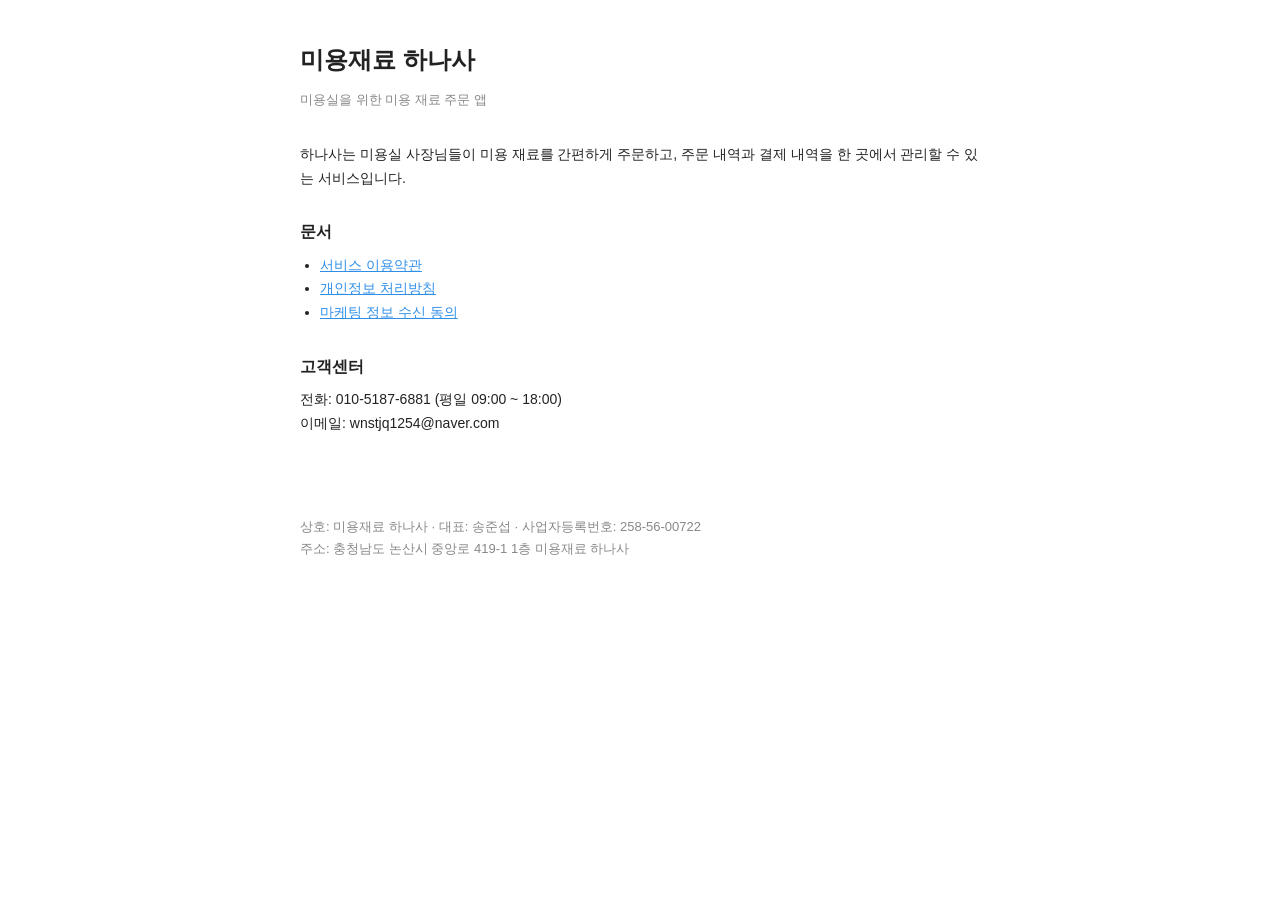
<file: index.html>
<!doctype html>
<html lang="ko">
  <head>
    <meta charset="utf-8" />
    <meta name="viewport" content="width=device-width, initial-scale=1" />
    <title>미용재료 하나사</title>
    <link rel="stylesheet" href="style.css" />
  </head>
  <body>
    <main>
      <h1>미용재료 하나사</h1>
      <p class="meta">미용실을 위한 미용 재료 주문 앱</p>
      <p>
        하나사는 미용실 사장님들이 미용 재료를 간편하게 주문하고, 주문 내역과 결제
        내역을 한 곳에서 관리할 수 있는 서비스입니다.
      </p>
      <h2>문서</h2>
      <ul>
        <li><a href="terms.html">서비스 이용약관</a></li>
        <li><a href="privacy.html">개인정보 처리방침</a></li>
        <li><a href="marketing.html">마케팅 정보 수신 동의</a></li>
      </ul>
      <h2>고객센터</h2>
      <p>전화: 010-5187-6881 (평일 09:00 ~ 18:00)<br />이메일: wnstjq1254@naver.com</p>
    </main>
    <footer>
      상호: 미용재료 하나사 · 대표: 송준섭 · 사업자등록번호: 258-56-00722<br />
      주소: 충청남도 논산시 중앙로 419-1 1층 미용재료 하나사
    </footer>
  </body>
</html>
</file>
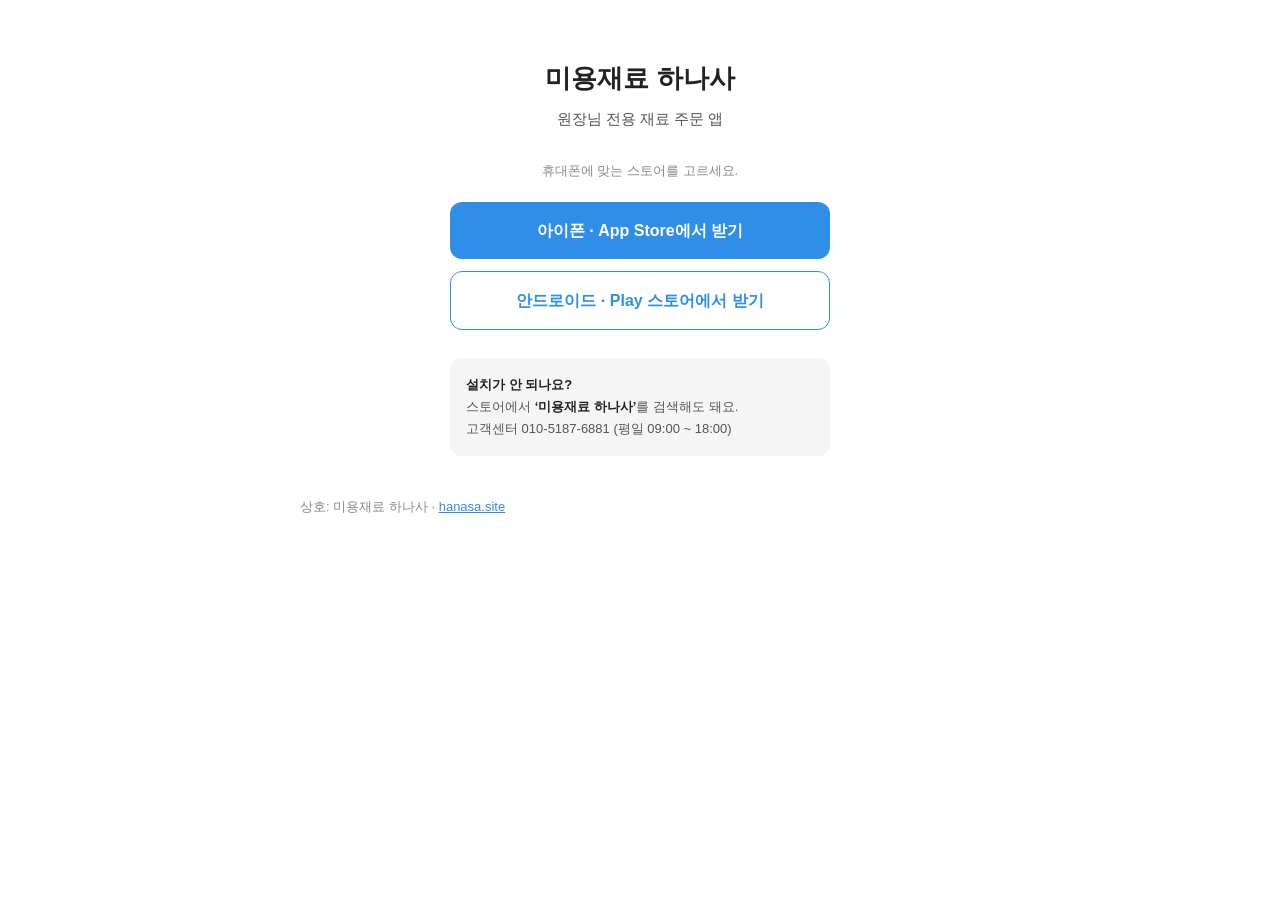
<file: app/index.html>
<!doctype html>
<html lang="ko">
  <head>
    <meta charset="utf-8" />
    <meta name="viewport" content="width=device-width, initial-scale=1" />
    <title>미용재료 하나사 앱 설치</title>
    <meta name="description" content="미용재료 하나사 앱 설치 페이지. 휴대폰에 맞는 스토어로 이동합니다." />
    <link rel="stylesheet" href="../style.css" />
    <style>
      .install {
        max-width: 420px;
        margin: 0 auto;
        padding: 56px 20px 40px;
        text-align: center;
      }
      .install h1 {
        font-size: 26px;
        margin-bottom: 6px;
      }
      .install .lead {
        color: #555;
        font-size: 15px;
        margin-bottom: 28px;
      }
      .store {
        display: block;
        margin: 0 0 12px;
        padding: 15px 16px;
        border-radius: 12px;
        background: #2f8fe8;
        color: #fff;
        font-size: 16px;
        font-weight: 700;
        text-decoration: none;
      }
      .store.secondary {
        background: #fff;
        color: #2f8fe8;
        border: 1.5px solid #2f8fe8;
      }
      .status {
        min-height: 22px;
        margin-bottom: 20px;
        color: #888;
        font-size: 13px;
      }
      .help {
        margin-top: 28px;
        padding: 16px;
        border-radius: 12px;
        background: #f5f5f5;
        font-size: 13px;
        color: #555;
        text-align: left;
      }
      .help strong {
        color: #222;
      }
    </style>
  </head>
  <body>
    <main class="install">
      <h1>미용재료 하나사</h1>
      <p class="lead">원장님 전용 재료 주문 앱</p>
      <p class="status" id="status">휴대폰에 맞는 스토어를 고르세요.</p>

      <a class="store" id="ios" href="https://apps.apple.com/kr/app/id6793431061">
        아이폰 · App Store에서 받기
      </a>
      <a
        class="store secondary"
        id="android"
        href="https://play.google.com/store/apps/details?id=com.hanasa.app"
      >
        안드로이드 · Play 스토어에서 받기
      </a>

      <div class="help">
        <strong>설치가 안 되나요?</strong><br />
        스토어에서 <strong>‘미용재료 하나사’</strong>를 검색해도 돼요.<br />
        고객센터 010-5187-6881 (평일 09:00 ~ 18:00)
      </div>
    </main>
    <footer>상호: 미용재료 하나사 · <a href="../">hanasa.site</a></footer>

    <script>
      // 카탈로그 QR로 들어오면 휴대폰 종류에 맞는 스토어로 바로 보낸다.
      // 판별이 안 되는 기기(PC 등)는 위 두 버튼을 그대로 보여준다.
      (function () {
        var ua = navigator.userAgent || '';
        var isIOS =
          /iPhone|iPad|iPod/i.test(ua) ||
          (/Macintosh/i.test(ua) && navigator.maxTouchPoints > 1);
        var isAndroid = /Android/i.test(ua);
        var target = isIOS
          ? document.getElementById('ios').href
          : isAndroid
            ? document.getElementById('android').href
            : null;
        if (target) {
          document.getElementById('status').textContent = '스토어로 이동하고 있어요…';
          window.location.replace(target);
        }
      })();
    </script>
  </body>
</html>
</file>
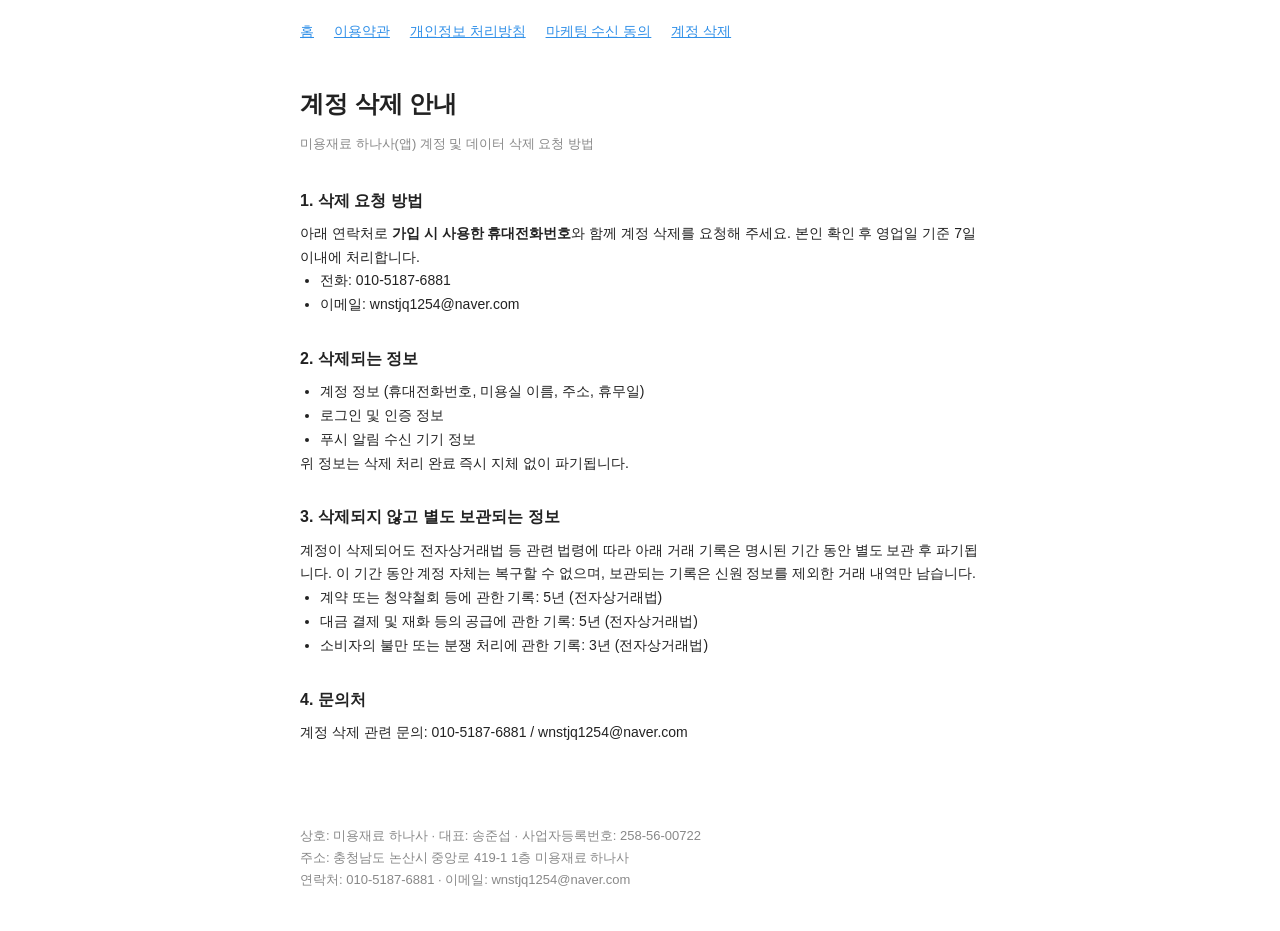
<file: delete-account.html>
<!doctype html>
<html lang="ko">
  <head>
    <meta charset="utf-8" />
    <meta name="viewport" content="width=device-width, initial-scale=1" />
    <title>계정 삭제 안내 · 미용재료 하나사</title>
    <link rel="stylesheet" href="style.css" />
  </head>
  <body>
    <nav>
      <a href="index.html">홈</a>
      <a href="terms.html">이용약관</a>
      <a href="privacy.html">개인정보 처리방침</a>
      <a href="marketing.html">마케팅 수신 동의</a>
      <a href="delete-account.html">계정 삭제</a>
    </nav>
    <main>
      <h1>계정 삭제 안내</h1>
      <p class="meta">미용재료 하나사(앱) 계정 및 데이터 삭제 요청 방법</p>

      <h2>1. 삭제 요청 방법</h2>
      <p>
        아래 연락처로 <strong>가입 시 사용한 휴대전화번호</strong>와 함께 계정 삭제를
        요청해 주세요. 본인 확인 후 영업일 기준 7일 이내에 처리합니다.
      </p>
      <ul>
        <li>전화: 010-5187-6881</li>
        <li>이메일: wnstjq1254@naver.com</li>
      </ul>

      <h2>2. 삭제되는 정보</h2>
      <ul>
        <li>계정 정보 (휴대전화번호, 미용실 이름, 주소, 휴무일)</li>
        <li>로그인 및 인증 정보</li>
        <li>푸시 알림 수신 기기 정보</li>
      </ul>
      <p>위 정보는 삭제 처리 완료 즉시 지체 없이 파기됩니다.</p>

      <h2>3. 삭제되지 않고 별도 보관되는 정보</h2>
      <p>
        계정이 삭제되어도 전자상거래법 등 관련 법령에 따라 아래 거래 기록은
        명시된 기간 동안 별도 보관 후 파기됩니다. 이 기간 동안 계정 자체는
        복구할 수 없으며, 보관되는 기록은 신원 정보를 제외한 거래 내역만
        남습니다.
      </p>
      <ul>
        <li>계약 또는 청약철회 등에 관한 기록: 5년 (전자상거래법)</li>
        <li>대금 결제 및 재화 등의 공급에 관한 기록: 5년 (전자상거래법)</li>
        <li>소비자의 불만 또는 분쟁 처리에 관한 기록: 3년 (전자상거래법)</li>
      </ul>

      <h2>4. 문의처</h2>
      <p>계정 삭제 관련 문의: 010-5187-6881 / wnstjq1254@naver.com</p>
    </main>
    <footer>
      상호: 미용재료 하나사 · 대표: 송준섭 · 사업자등록번호: 258-56-00722<br />
      주소: 충청남도 논산시 중앙로 419-1 1층 미용재료 하나사<br />
      연락처: 010-5187-6881 · 이메일: wnstjq1254@naver.com
    </footer>
  </body>
</html>
</file>
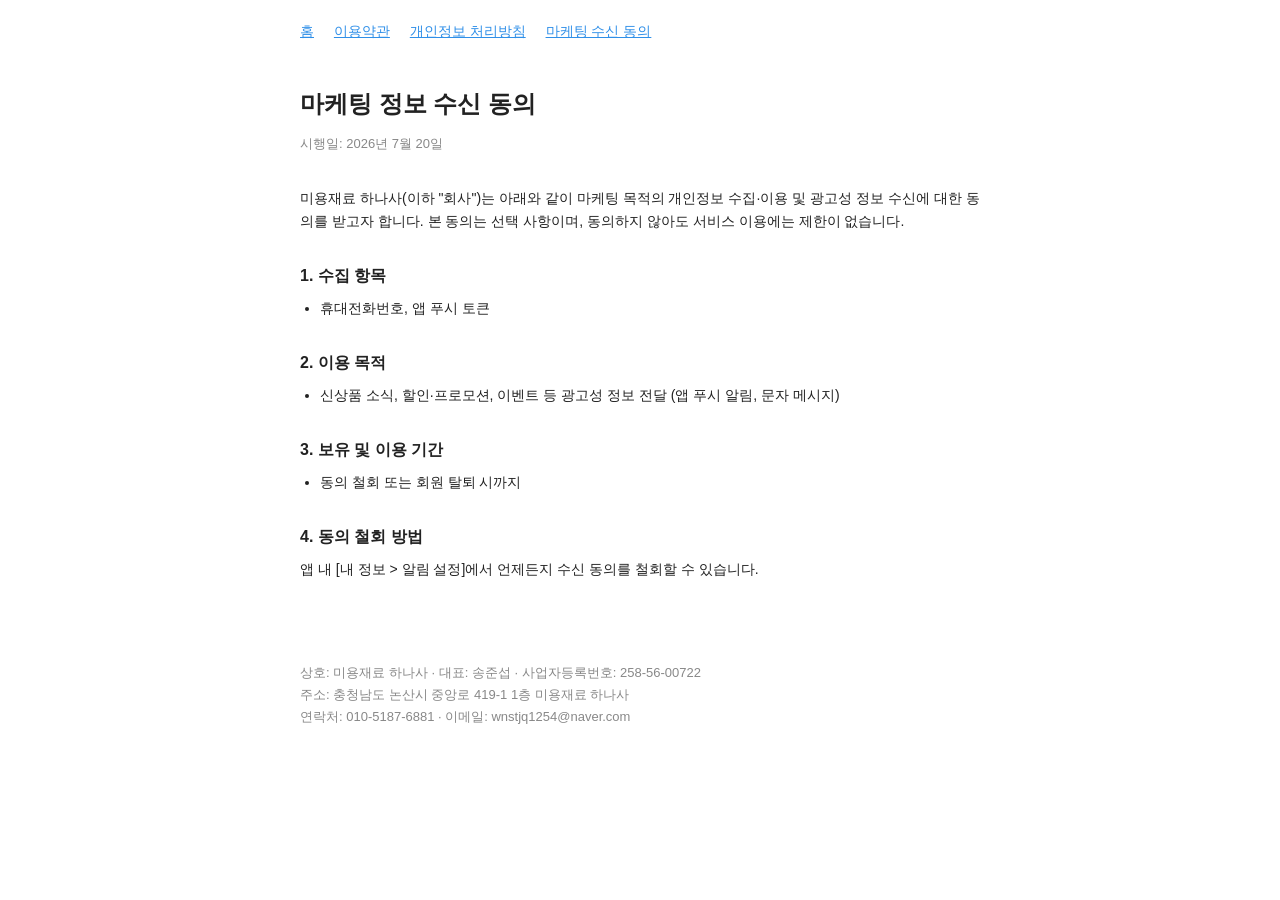
<file: marketing.html>
<!doctype html>
<html lang="ko">
  <head>
    <meta charset="utf-8" />
    <meta name="viewport" content="width=device-width, initial-scale=1" />
    <title>마케팅 정보 수신 동의 · 미용재료 하나사</title>
    <link rel="stylesheet" href="style.css" />
  </head>
  <body>
    <nav>
      <a href="index.html">홈</a>
      <a href="terms.html">이용약관</a>
      <a href="privacy.html">개인정보 처리방침</a>
      <a href="marketing.html">마케팅 수신 동의</a>
    </nav>
    <main>
      <h1>마케팅 정보 수신 동의</h1>
      <p class="meta">시행일: 2026년 7월 20일</p>
      <p>
        미용재료 하나사(이하 "회사")는 아래와 같이 마케팅 목적의 개인정보 수집·이용
        및 광고성 정보 수신에 대한 동의를 받고자 합니다. 본 동의는 선택 사항이며,
        동의하지 않아도 서비스 이용에는 제한이 없습니다.
      </p>

      <h2>1. 수집 항목</h2>
      <ul>
        <li>휴대전화번호, 앱 푸시 토큰</li>
      </ul>

      <h2>2. 이용 목적</h2>
      <ul>
        <li>
          신상품 소식, 할인·프로모션, 이벤트 등 광고성 정보 전달 (앱 푸시 알림, 문자
          메시지)
        </li>
      </ul>

      <h2>3. 보유 및 이용 기간</h2>
      <ul>
        <li>동의 철회 또는 회원 탈퇴 시까지</li>
      </ul>

      <h2>4. 동의 철회 방법</h2>
      <p>
        앱 내 [내 정보 &gt; 알림 설정]에서 언제든지 수신 동의를 철회할 수 있습니다.
      </p>
    </main>
    <footer>
      상호: 미용재료 하나사 · 대표: 송준섭 · 사업자등록번호: 258-56-00722<br />
      주소: 충청남도 논산시 중앙로 419-1 1층 미용재료 하나사<br />
      연락처: 010-5187-6881 · 이메일: wnstjq1254@naver.com
    </footer>
  </body>
</html>
</file>
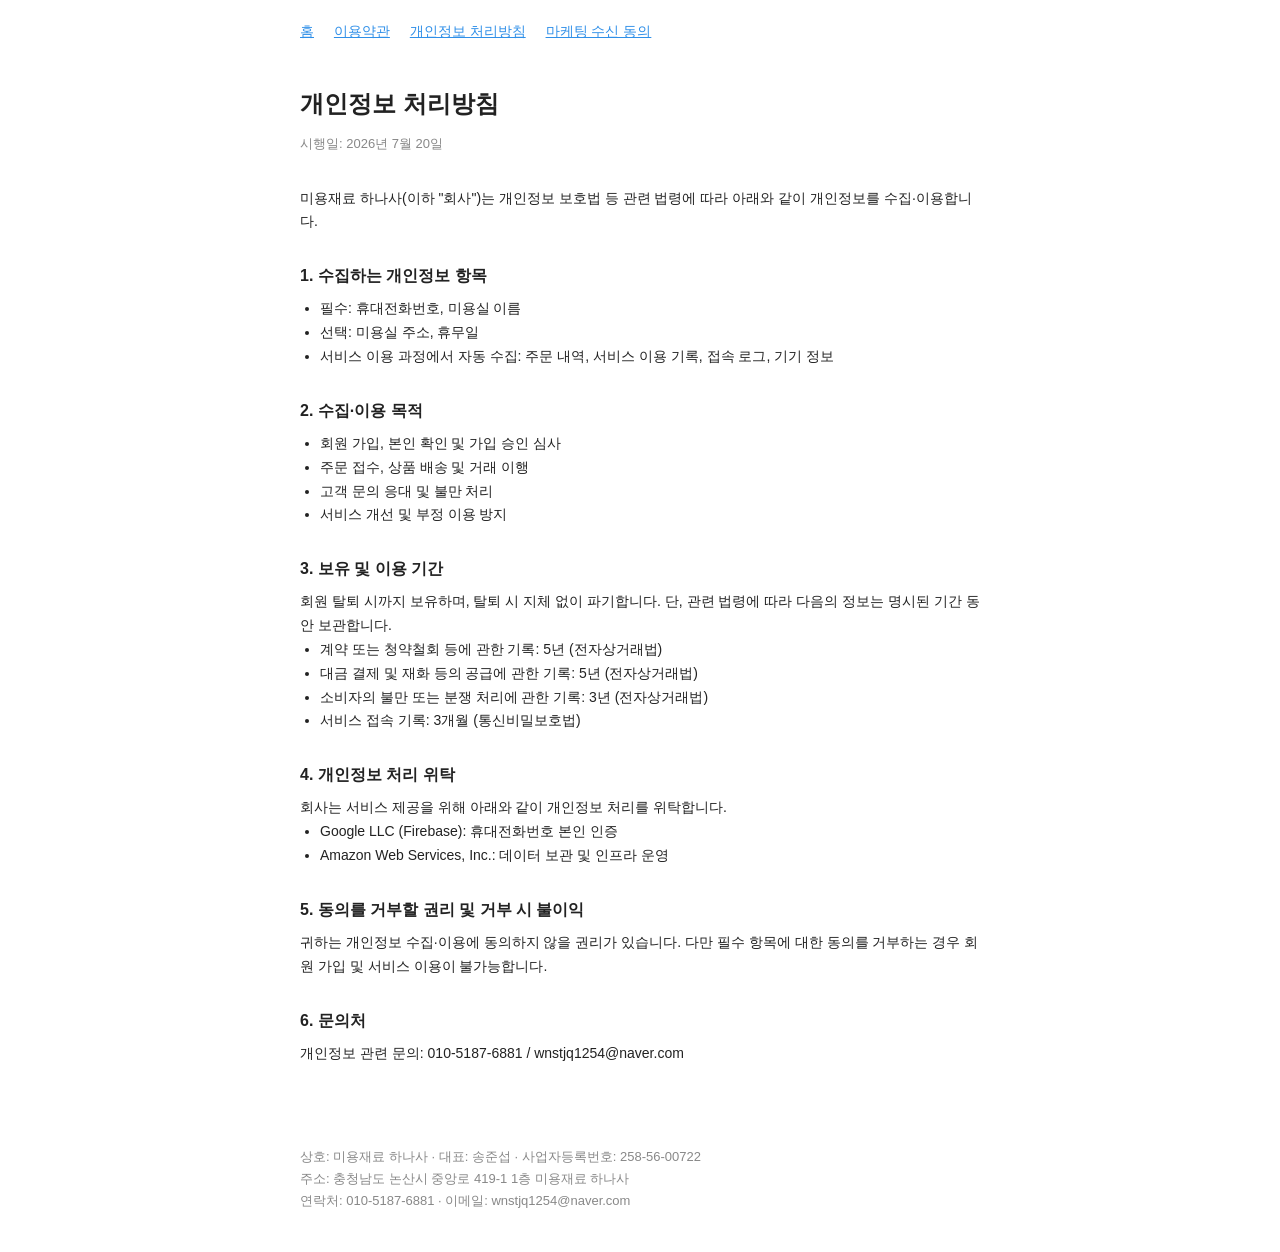
<file: privacy.html>
<!doctype html>
<html lang="ko">
  <head>
    <meta charset="utf-8" />
    <meta name="viewport" content="width=device-width, initial-scale=1" />
    <title>개인정보 처리방침 · 미용재료 하나사</title>
    <link rel="stylesheet" href="style.css" />
  </head>
  <body>
    <nav>
      <a href="index.html">홈</a>
      <a href="terms.html">이용약관</a>
      <a href="privacy.html">개인정보 처리방침</a>
      <a href="marketing.html">마케팅 수신 동의</a>
    </nav>
    <main>
      <h1>개인정보 처리방침</h1>
      <p class="meta">시행일: 2026년 7월 20일</p>
      <p>
        미용재료 하나사(이하 "회사")는 개인정보 보호법 등 관련 법령에 따라 아래와
        같이 개인정보를 수집·이용합니다.
      </p>

      <h2>1. 수집하는 개인정보 항목</h2>
      <ul>
        <li>필수: 휴대전화번호, 미용실 이름</li>
        <li>선택: 미용실 주소, 휴무일</li>
        <li>
          서비스 이용 과정에서 자동 수집: 주문 내역, 서비스 이용 기록, 접속 로그,
          기기 정보
        </li>
      </ul>

      <h2>2. 수집·이용 목적</h2>
      <ul>
        <li>회원 가입, 본인 확인 및 가입 승인 심사</li>
        <li>주문 접수, 상품 배송 및 거래 이행</li>
        <li>고객 문의 응대 및 불만 처리</li>
        <li>서비스 개선 및 부정 이용 방지</li>
      </ul>

      <h2>3. 보유 및 이용 기간</h2>
      <p>
        회원 탈퇴 시까지 보유하며, 탈퇴 시 지체 없이 파기합니다. 단, 관련 법령에
        따라 다음의 정보는 명시된 기간 동안 보관합니다.
      </p>
      <ul>
        <li>계약 또는 청약철회 등에 관한 기록: 5년 (전자상거래법)</li>
        <li>대금 결제 및 재화 등의 공급에 관한 기록: 5년 (전자상거래법)</li>
        <li>소비자의 불만 또는 분쟁 처리에 관한 기록: 3년 (전자상거래법)</li>
        <li>서비스 접속 기록: 3개월 (통신비밀보호법)</li>
      </ul>

      <h2>4. 개인정보 처리 위탁</h2>
      <p>회사는 서비스 제공을 위해 아래와 같이 개인정보 처리를 위탁합니다.</p>
      <ul>
        <li>Google LLC (Firebase): 휴대전화번호 본인 인증</li>
        <li>Amazon Web Services, Inc.: 데이터 보관 및 인프라 운영</li>
      </ul>

      <h2>5. 동의를 거부할 권리 및 거부 시 불이익</h2>
      <p>
        귀하는 개인정보 수집·이용에 동의하지 않을 권리가 있습니다. 다만 필수 항목에
        대한 동의를 거부하는 경우 회원 가입 및 서비스 이용이 불가능합니다.
      </p>

      <h2>6. 문의처</h2>
      <p>개인정보 관련 문의: 010-5187-6881 / wnstjq1254@naver.com</p>
    </main>
    <footer>
      상호: 미용재료 하나사 · 대표: 송준섭 · 사업자등록번호: 258-56-00722<br />
      주소: 충청남도 논산시 중앙로 419-1 1층 미용재료 하나사<br />
      연락처: 010-5187-6881 · 이메일: wnstjq1254@naver.com
    </footer>
  </body>
</html>
</file>
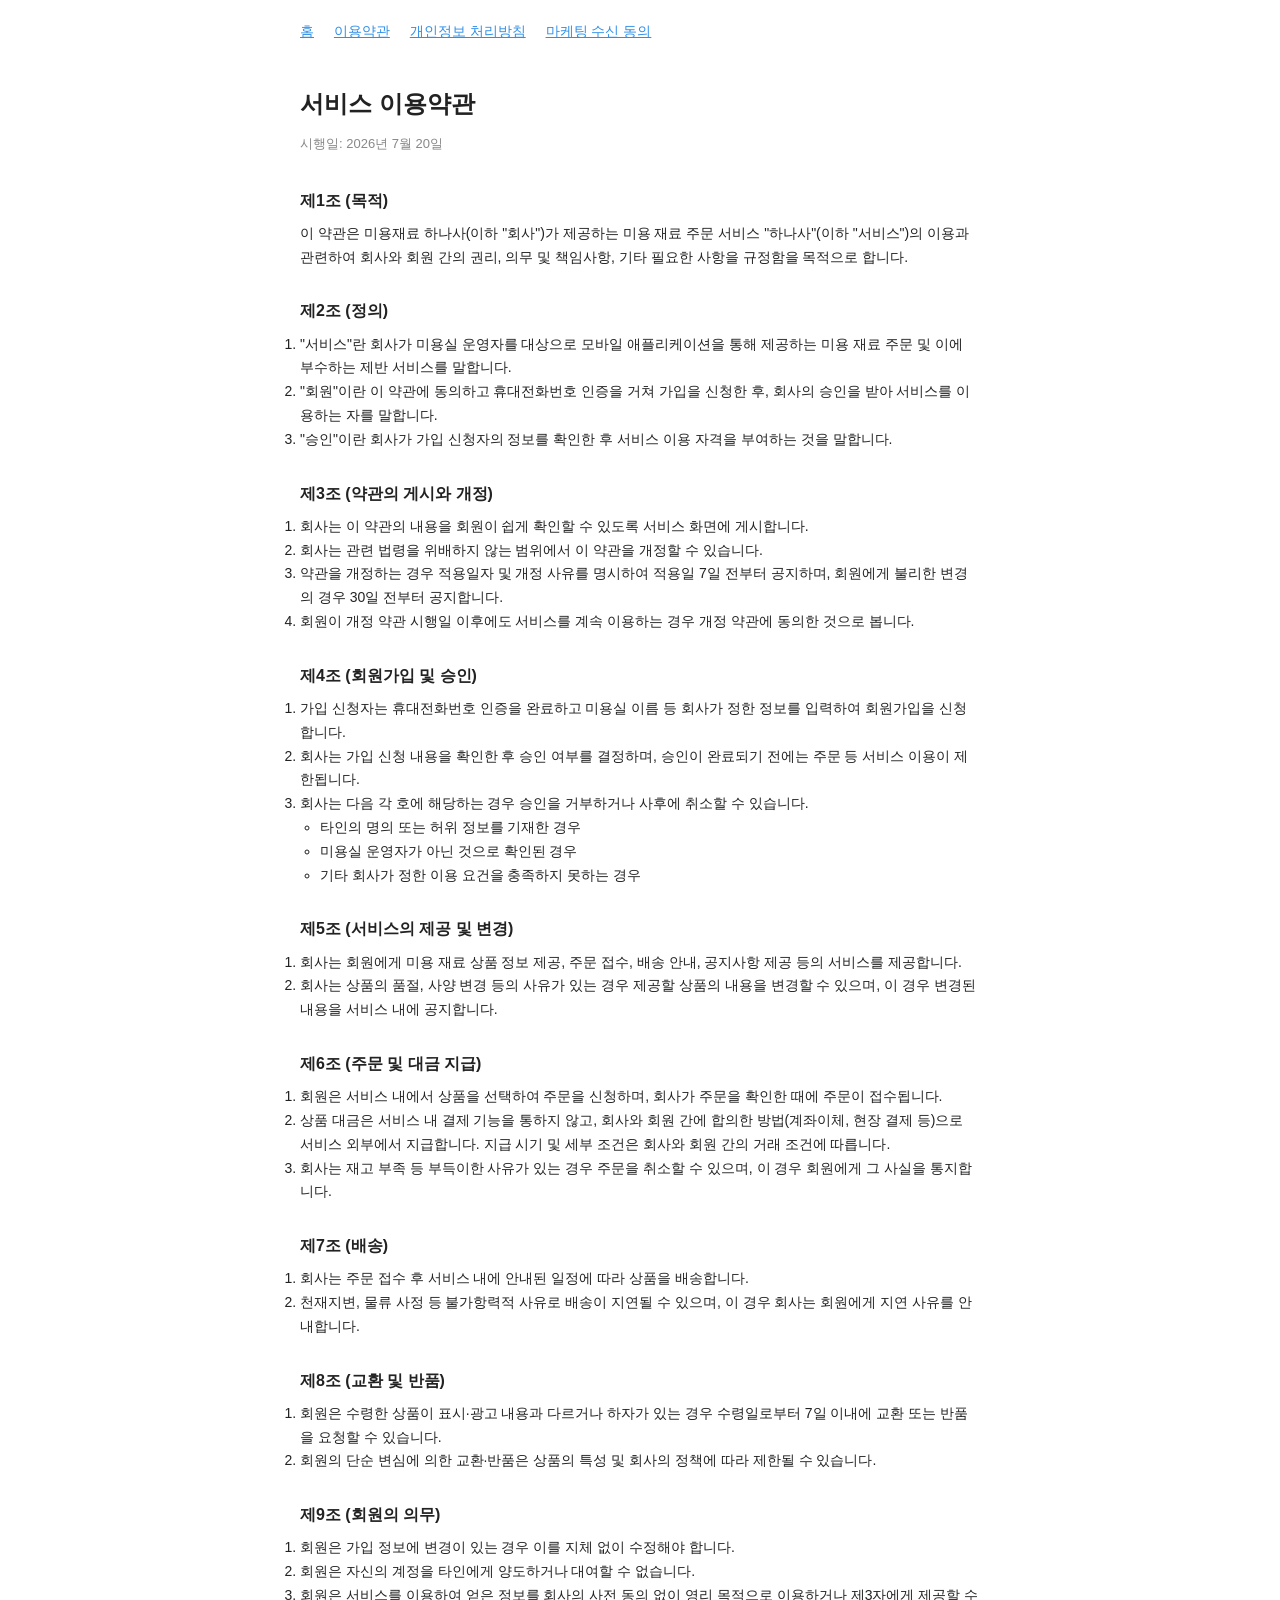
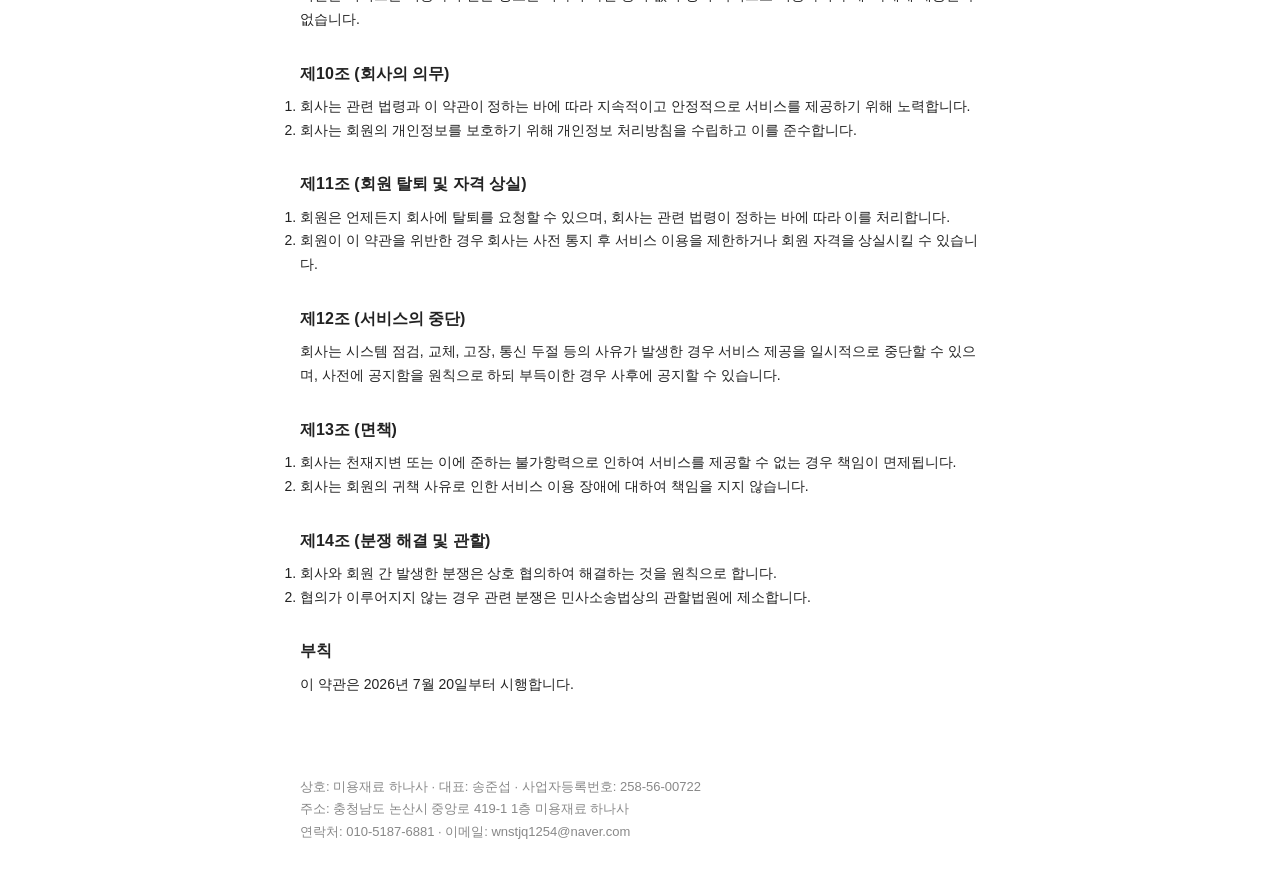
<file: terms.html>
<!doctype html>
<html lang="ko">
  <head>
    <meta charset="utf-8" />
    <meta name="viewport" content="width=device-width, initial-scale=1" />
    <title>서비스 이용약관 · 미용재료 하나사</title>
    <link rel="stylesheet" href="style.css" />
  </head>
  <body>
    <nav>
      <a href="index.html">홈</a>
      <a href="terms.html">이용약관</a>
      <a href="privacy.html">개인정보 처리방침</a>
      <a href="marketing.html">마케팅 수신 동의</a>
    </nav>
    <main>
      <h1>서비스 이용약관</h1>
      <p class="meta">시행일: 2026년 7월 20일</p>

      <h2>제1조 (목적)</h2>
      <p>
        이 약관은 미용재료 하나사(이하 "회사")가 제공하는 미용 재료 주문 서비스
        "하나사"(이하 "서비스")의 이용과 관련하여 회사와 회원 간의 권리, 의무 및
        책임사항, 기타 필요한 사항을 규정함을 목적으로 합니다.
      </p>

      <h2>제2조 (정의)</h2>
      <ol>
        <li>
          "서비스"란 회사가 미용실 운영자를 대상으로 모바일 애플리케이션을 통해
          제공하는 미용 재료 주문 및 이에 부수하는 제반 서비스를 말합니다.
        </li>
        <li>
          "회원"이란 이 약관에 동의하고 휴대전화번호 인증을 거쳐 가입을 신청한 후,
          회사의 승인을 받아 서비스를 이용하는 자를 말합니다.
        </li>
        <li>
          "승인"이란 회사가 가입 신청자의 정보를 확인한 후 서비스 이용 자격을
          부여하는 것을 말합니다.
        </li>
      </ol>

      <h2>제3조 (약관의 게시와 개정)</h2>
      <ol>
        <li>
          회사는 이 약관의 내용을 회원이 쉽게 확인할 수 있도록 서비스 화면에
          게시합니다.
        </li>
        <li>회사는 관련 법령을 위배하지 않는 범위에서 이 약관을 개정할 수 있습니다.</li>
        <li>
          약관을 개정하는 경우 적용일자 및 개정 사유를 명시하여 적용일 7일 전부터
          공지하며, 회원에게 불리한 변경의 경우 30일 전부터 공지합니다.
        </li>
        <li>
          회원이 개정 약관 시행일 이후에도 서비스를 계속 이용하는 경우 개정 약관에
          동의한 것으로 봅니다.
        </li>
      </ol>

      <h2>제4조 (회원가입 및 승인)</h2>
      <ol>
        <li>
          가입 신청자는 휴대전화번호 인증을 완료하고 미용실 이름 등 회사가 정한
          정보를 입력하여 회원가입을 신청합니다.
        </li>
        <li>
          회사는 가입 신청 내용을 확인한 후 승인 여부를 결정하며, 승인이 완료되기
          전에는 주문 등 서비스 이용이 제한됩니다.
        </li>
        <li>
          회사는 다음 각 호에 해당하는 경우 승인을 거부하거나 사후에 취소할 수
          있습니다.
          <ul>
            <li>타인의 명의 또는 허위 정보를 기재한 경우</li>
            <li>미용실 운영자가 아닌 것으로 확인된 경우</li>
            <li>기타 회사가 정한 이용 요건을 충족하지 못하는 경우</li>
          </ul>
        </li>
      </ol>

      <h2>제5조 (서비스의 제공 및 변경)</h2>
      <ol>
        <li>
          회사는 회원에게 미용 재료 상품 정보 제공, 주문 접수, 배송 안내, 공지사항
          제공 등의 서비스를 제공합니다.
        </li>
        <li>
          회사는 상품의 품절, 사양 변경 등의 사유가 있는 경우 제공할 상품의 내용을
          변경할 수 있으며, 이 경우 변경된 내용을 서비스 내에 공지합니다.
        </li>
      </ol>

      <h2>제6조 (주문 및 대금 지급)</h2>
      <ol>
        <li>
          회원은 서비스 내에서 상품을 선택하여 주문을 신청하며, 회사가 주문을 확인한
          때에 주문이 접수됩니다.
        </li>
        <li>
          상품 대금은 서비스 내 결제 기능을 통하지 않고, 회사와 회원 간에 합의한
          방법(계좌이체, 현장 결제 등)으로 서비스 외부에서 지급합니다. 지급 시기 및
          세부 조건은 회사와 회원 간의 거래 조건에 따릅니다.
        </li>
        <li>
          회사는 재고 부족 등 부득이한 사유가 있는 경우 주문을 취소할 수 있으며, 이
          경우 회원에게 그 사실을 통지합니다.
        </li>
      </ol>

      <h2>제7조 (배송)</h2>
      <ol>
        <li>회사는 주문 접수 후 서비스 내에 안내된 일정에 따라 상품을 배송합니다.</li>
        <li>
          천재지변, 물류 사정 등 불가항력적 사유로 배송이 지연될 수 있으며, 이 경우
          회사는 회원에게 지연 사유를 안내합니다.
        </li>
      </ol>

      <h2>제8조 (교환 및 반품)</h2>
      <ol>
        <li>
          회원은 수령한 상품이 표시·광고 내용과 다르거나 하자가 있는 경우
          수령일로부터 7일 이내에 교환 또는 반품을 요청할 수 있습니다.
        </li>
        <li>
          회원의 단순 변심에 의한 교환·반품은 상품의 특성 및 회사의 정책에 따라
          제한될 수 있습니다.
        </li>
      </ol>

      <h2>제9조 (회원의 의무)</h2>
      <ol>
        <li>회원은 가입 정보에 변경이 있는 경우 이를 지체 없이 수정해야 합니다.</li>
        <li>회원은 자신의 계정을 타인에게 양도하거나 대여할 수 없습니다.</li>
        <li>
          회원은 서비스를 이용하여 얻은 정보를 회사의 사전 동의 없이 영리 목적으로
          이용하거나 제3자에게 제공할 수 없습니다.
        </li>
      </ol>

      <h2>제10조 (회사의 의무)</h2>
      <ol>
        <li>
          회사는 관련 법령과 이 약관이 정하는 바에 따라 지속적이고 안정적으로
          서비스를 제공하기 위해 노력합니다.
        </li>
        <li>
          회사는 회원의 개인정보를 보호하기 위해 개인정보 처리방침을 수립하고 이를
          준수합니다.
        </li>
      </ol>

      <h2>제11조 (회원 탈퇴 및 자격 상실)</h2>
      <ol>
        <li>
          회원은 언제든지 회사에 탈퇴를 요청할 수 있으며, 회사는 관련 법령이 정하는
          바에 따라 이를 처리합니다.
        </li>
        <li>
          회원이 이 약관을 위반한 경우 회사는 사전 통지 후 서비스 이용을 제한하거나
          회원 자격을 상실시킬 수 있습니다.
        </li>
      </ol>

      <h2>제12조 (서비스의 중단)</h2>
      <p>
        회사는 시스템 점검, 교체, 고장, 통신 두절 등의 사유가 발생한 경우 서비스
        제공을 일시적으로 중단할 수 있으며, 사전에 공지함을 원칙으로 하되 부득이한
        경우 사후에 공지할 수 있습니다.
      </p>

      <h2>제13조 (면책)</h2>
      <ol>
        <li>
          회사는 천재지변 또는 이에 준하는 불가항력으로 인하여 서비스를 제공할 수
          없는 경우 책임이 면제됩니다.
        </li>
        <li>
          회사는 회원의 귀책 사유로 인한 서비스 이용 장애에 대하여 책임을 지지
          않습니다.
        </li>
      </ol>

      <h2>제14조 (분쟁 해결 및 관할)</h2>
      <ol>
        <li>
          회사와 회원 간 발생한 분쟁은 상호 협의하여 해결하는 것을 원칙으로 합니다.
        </li>
        <li>
          협의가 이루어지지 않는 경우 관련 분쟁은 민사소송법상의 관할법원에
          제소합니다.
        </li>
      </ol>

      <h2>부칙</h2>
      <p>이 약관은 2026년 7월 20일부터 시행합니다.</p>
    </main>
    <footer>
      상호: 미용재료 하나사 · 대표: 송준섭 · 사업자등록번호: 258-56-00722<br />
      주소: 충청남도 논산시 중앙로 419-1 1층 미용재료 하나사<br />
      연락처: 010-5187-6881 · 이메일: wnstjq1254@naver.com
    </footer>
  </body>
</html>
</file>
<file: style.css>
* {
  margin: 0;
  padding: 0;
  box-sizing: border-box;
}
body {
  font-family: -apple-system, BlinkMacSystemFont, 'Apple SD Gothic Neo', 'Malgun Gothic',
    sans-serif;
  color: #222;
  background: #fff;
  line-height: 1.7;
}
main {
  max-width: 720px;
  margin: 0 auto;
  padding: 40px 20px 80px;
}
h1 {
  font-size: 24px;
  margin-bottom: 8px;
}
.meta {
  color: #888;
  font-size: 13px;
  margin-bottom: 32px;
}
h2 {
  font-size: 16px;
  margin: 28px 0 8px;
}
p,
li {
  font-size: 14px;
}
ul {
  padding-left: 20px;
}
a {
  color: #2f8fe8;
}
footer {
  max-width: 720px;
  margin: 0 auto;
  padding: 0 20px 40px;
  color: #888;
  font-size: 13px;
}
nav {
  max-width: 720px;
  margin: 0 auto;
  padding: 20px 20px 0;
  font-size: 14px;
}
nav a {
  margin-right: 16px;
}
</file>
